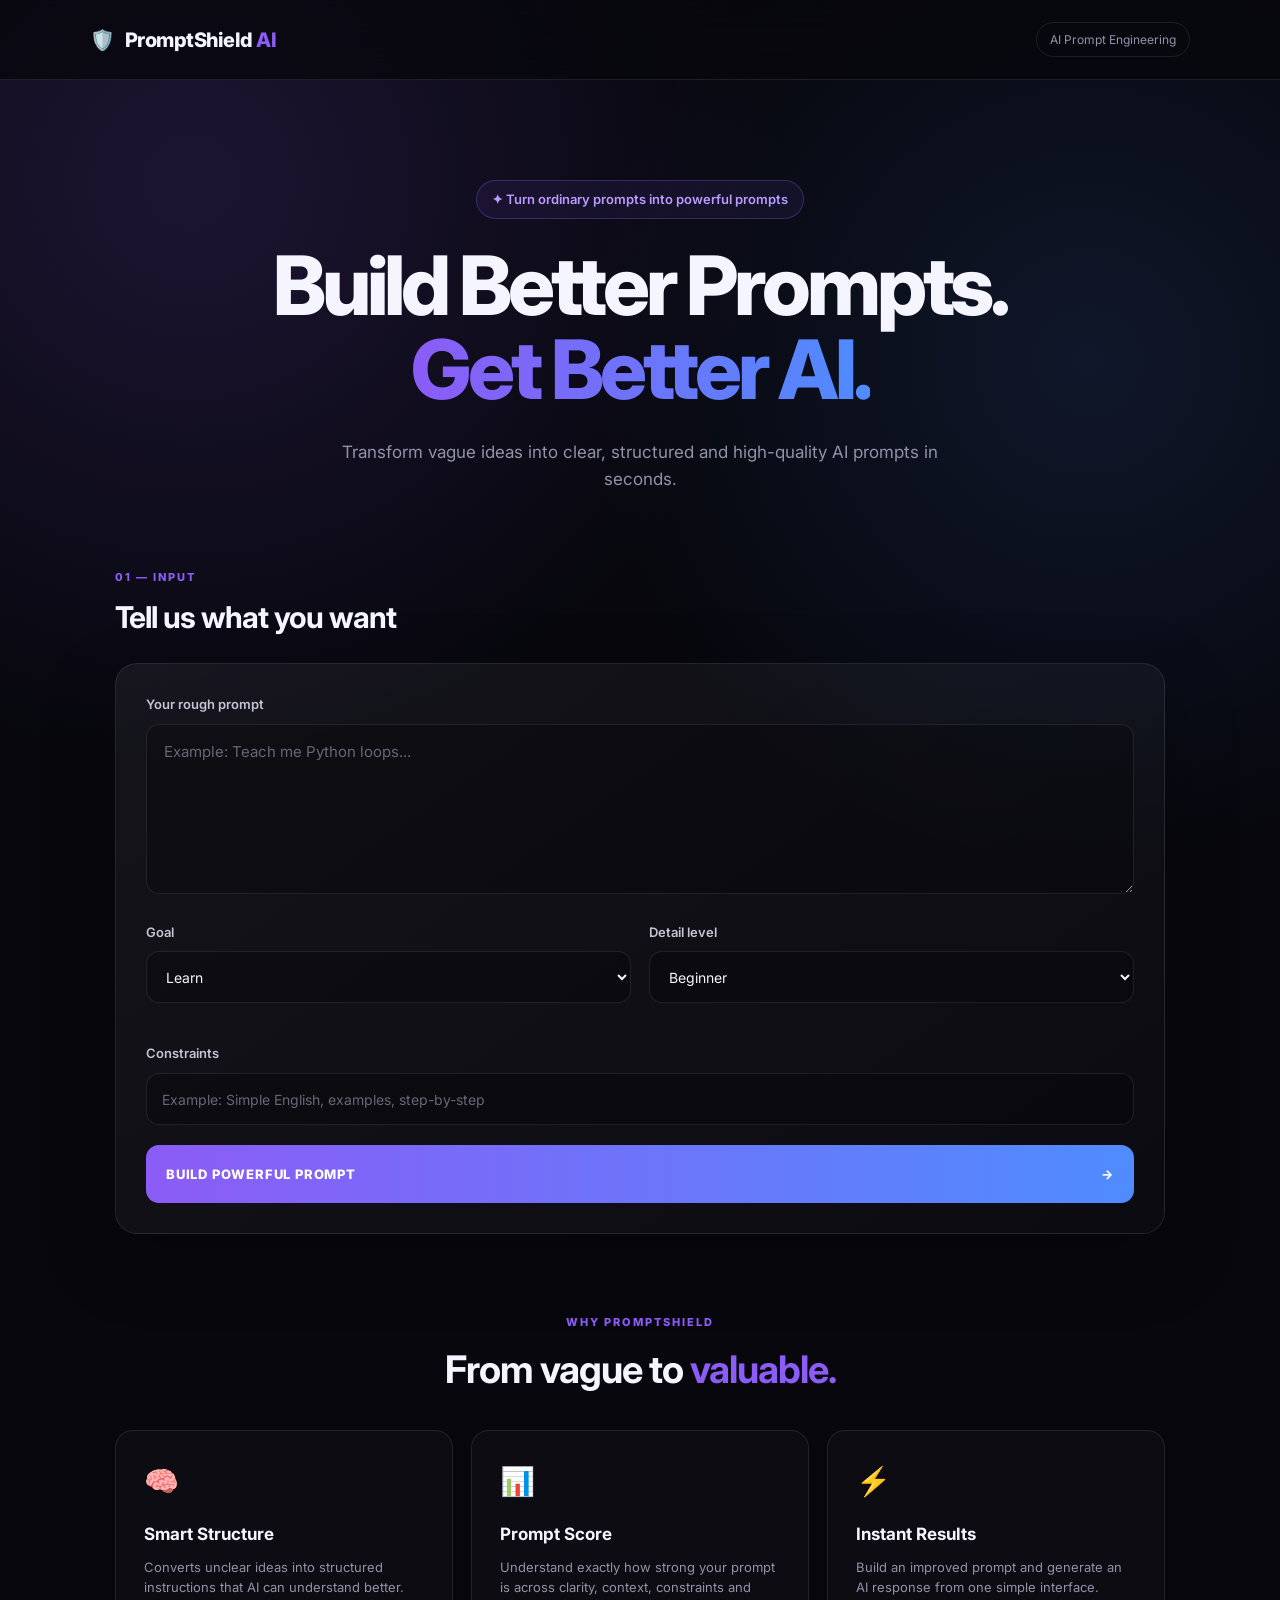
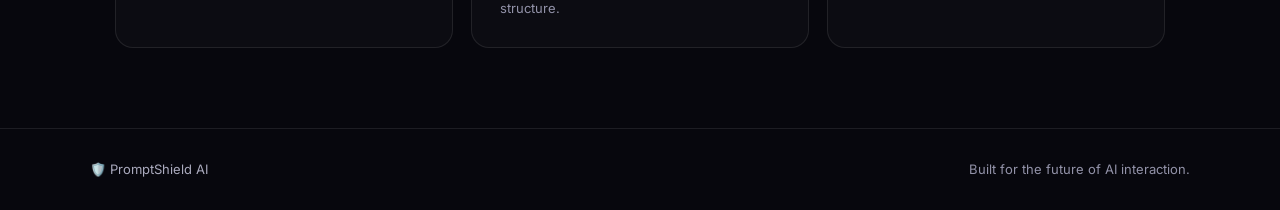
<file: index.html>
<!DOCTYPE html>
<html lang="en">
<head>
  <meta charset="UTF-8">
  <meta name="viewport" content="width=device-width, initial-scale=1.0">

  <title>PromptShield AI</title>

  <link rel="stylesheet" href="style.css">
</head>

<body>

  <header class="navbar">
    <div class="logo">
      <span class="logo-icon">🛡️</span>
      PromptShield <span>AI</span>
    </div>

    <div class="nav-badge">
      AI Prompt Engineering
    </div>
  </header>


  <main>

    <!-- HERO SECTION -->
    <section class="hero">

      <div class="hero-badge">
        ✦ Turn ordinary prompts into powerful prompts
      </div>

      <h1>
        Build Better Prompts.<br>
        <span>Get Better AI.</span>
      </h1>

      <p>
        Transform vague ideas into clear, structured and
        high-quality AI prompts in seconds.
      </p>

    </section>


    <!-- PROMPT BUILDER -->
    <section class="builder-section">

      <div class="section-heading">
        <div>
          <span class="small-label">01 — INPUT</span>
          <h2>Tell us what you want</h2>
        </div>
      </div>


      <div class="builder-card">

        <label for="userPrompt">
          Your rough prompt
        </label>

        <textarea
          id="userPrompt"
          placeholder="Example: Teach me Python loops..."
        ></textarea>


        <div class="options-grid">

          <div class="input-group">
            <label for="goal">
              Goal
            </label>

            <select id="goal">
              <option value="Learn">Learn</option>
              <option value="Create">Create</option>
              <option value="Solve">Solve</option>
              <option value="Analyze">Analyze</option>
              <option value="Explain">Explain</option>
              <option value="Plan">Plan</option>
            </select>
          </div>


          <div class="input-group">
            <label for="detail">
              Detail level
            </label>

            <select id="detail">
              <option value="Beginner">Beginner</option>
              <option value="Intermediate">Intermediate</option>
              <option value="Advanced">Advanced</option>
              <option value="Expert">Expert</option>
            </select>
          </div>

        </div>


        <div class="input-group">

          <label for="constraints">
            Constraints
          </label>

          <input
            type="text"
            id="constraints"
            placeholder="Example: Simple English, examples, step-by-step"
          >

        </div>


        <button id="buildPromptBtn" class="primary-btn">
          <span>BUILD POWERFUL PROMPT</span>
          <span>→</span>
        </button>

      </div>

    </section>


    <!-- SCORE SECTION -->
    <section id="scoreSection" class="result-section hidden">

      <div class="section-heading">

        <div>
          <span class="small-label">02 — ANALYSIS</span>
          <h2>Prompt Score</h2>
        </div>

      </div>


      <div class="score-card">

        <div class="score-main">

          <div class="score-circle">
            <span id="scoreValue">0</span>
            <small>/100</small>
          </div>

          <div>
            <h3 id="scoreTitle">
              Prompt Analysis
            </h3>

            <p id="scoreMessage">
              Your prompt has been analyzed.
            </p>
          </div>

        </div>


        <div class="score-bars">

          <div class="score-item">
            <div>
              <span>Clarity</span>
              <strong id="clarityScore">0</strong>
            </div>

            <div class="progress">
              <div id="clarityBar"></div>
            </div>
          </div>


          <div class="score-item">
            <div>
              <span>Context</span>
              <strong id="contextScore">0</strong>
            </div>

            <div class="progress">
              <div id="contextBar"></div>
            </div>
          </div>


          <div class="score-item">
            <div>
              <span>Constraints</span>
              <strong id="constraintScore">0</strong>
            </div>

            <div class="progress">
              <div id="constraintBar"></div>
            </div>
          </div>


          <div class="score-item">
            <div>
              <span>Structure</span>
              <strong id="structureScore">0</strong>
            </div>

            <div class="progress">
              <div id="structureBar"></div>
            </div>
          </div>

        </div>

      </div>

    </section>


    <!-- OPTIMIZED PROMPT -->
    <section id="optimizedSection" class="result-section hidden">

      <div class="section-heading">

        <div>
          <span class="small-label">03 — OPTIMIZATION</span>
          <h2>Your optimized prompt</h2>
        </div>

        <button id="copyBtn" class="secondary-btn">
          COPY PROMPT
        </button>

      </div>


      <div class="prompt-output">

        <div class="output-header">
          <span class="status-dot"></span>
          PROMPTSHIELD OPTIMIZED
        </div>

        <pre id="optimizedPrompt"></pre>

      </div>


      <button id="generateBtn" class="primary-btn generate-btn">
        <span>GENERATE AI RESPONSE</span>
        <span>✦</span>
      </button>

    </section>


    <!-- AI RESPONSE -->
    <section id="responseSection" class="result-section hidden">

      <div class="section-heading">

        <div>
          <span class="small-label">04 — AI OUTPUT</span>
          <h2>AI Response</h2>
        </div>

      </div>


      <div class="response-card">

        <div class="response-header">
          <span class="status-dot"></span>
          PROMPTSHIELD AI
        </div>

        <div id="aiResponse">
          Your AI response will appear here.
        </div>

      </div>

    </section>


    <!-- FEATURES -->
    <section class="features-section">

      <div class="section-heading centered">

        <span class="small-label">
          WHY PROMPTSHIELD
        </span>

        <h2>
          From vague to <span>valuable.</span>
        </h2>

      </div>


      <div class="features-grid">

        <div class="feature-card">

          <div class="feature-icon">🧠</div>

          <h3>Smart Structure</h3>

          <p>
            Converts unclear ideas into structured
            instructions that AI can understand better.
          </p>

        </div>


        <div class="feature-card">

          <div class="feature-icon">📊</div>

          <h3>Prompt Score</h3>

          <p>
            Understand exactly how strong your prompt is
            across clarity, context, constraints and structure.
          </p>

        </div>


        <div class="feature-card">

          <div class="feature-icon">⚡</div>

          <h3>Instant Results</h3>

          <p>
            Build an improved prompt and generate an AI
            response from one simple interface.
          </p>

        </div>

      </div>

    </section>

  </main>


  <footer>

    <div>
      🛡️ PromptShield AI
    </div>

    <p>
      Built for the future of AI interaction.
    </p>

  </footer>


  <script src="script.js"></script>

</body>
</html>
</file>
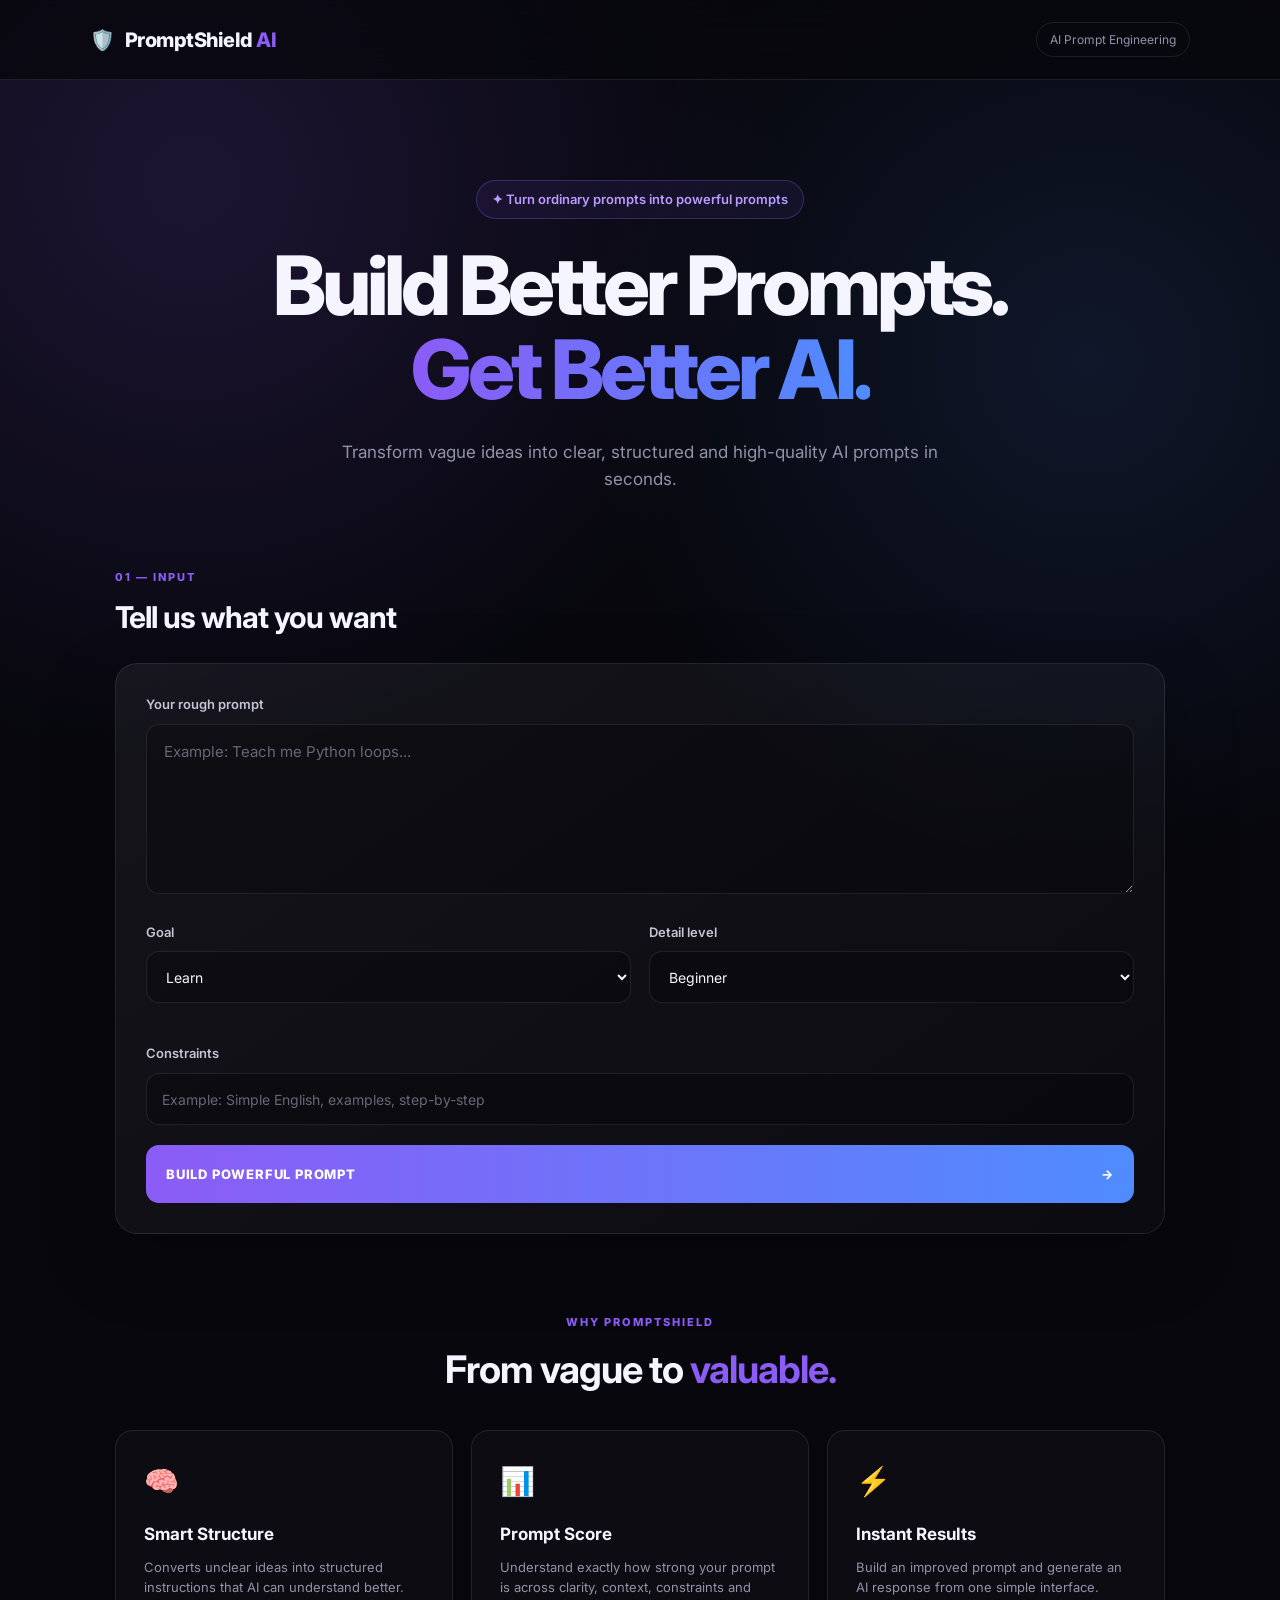
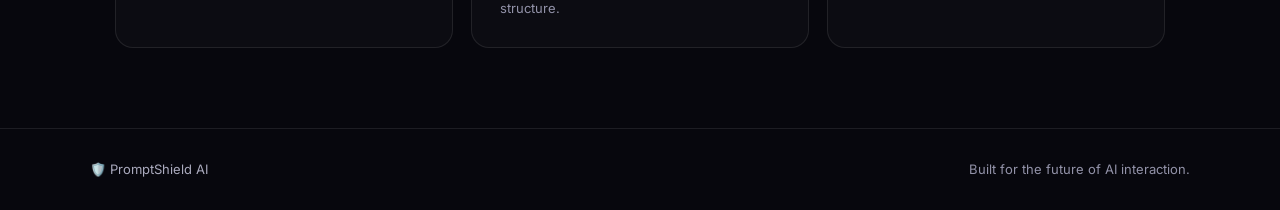
<file: public/index.html>
<!DOCTYPE html>
<html lang="en">
<head>
  <meta charset="UTF-8">
  <meta name="viewport" content="width=device-width, initial-scale=1.0">

  <title>LifeBridge AI</title>

  <link rel="stylesheet" href="style.css">
</head>

<body>

  <header class="navbar">
    <div class="logo">
      <span class="logo-icon">🛡️</span>
      PromptShield <span>AI</span>
    </div>

    <div class="nav-badge">
      AI Prompt Engineering
    </div>
  </header>


  <main>

    <!-- HERO SECTION -->
    <section class="hero">

      <div class="hero-badge">
        ✦ Turn ordinary prompts into powerful prompts
      </div>

      <h1>
        Build Better Prompts.<br>
        <span>Get Better AI.</span>
      </h1>

      <p>
        Transform vague ideas into clear, structured and
        high-quality AI prompts in seconds.
      </p>

    </section>


    <!-- PROMPT BUILDER -->
    <section class="builder-section">

      <div class="section-heading">
        <div>
          <span class="small-label">01 — INPUT</span>
          <h2>Tell us what you want</h2>
        </div>
      </div>


      <div class="builder-card">

        <label for="userPrompt">
          Your rough prompt
        </label>

        <textarea
          id="userPrompt"
          placeholder="Example: Teach me Python loops..."
        ></textarea>


        <div class="options-grid">

          <div class="input-group">
            <label for="goal">
              Goal
            </label>

            <select id="goal">
              <option value="Learn">Learn</option>
              <option value="Create">Create</option>
              <option value="Solve">Solve</option>
              <option value="Analyze">Analyze</option>
              <option value="Explain">Explain</option>
              <option value="Plan">Plan</option>
            </select>
          </div>


          <div class="input-group">
            <label for="detail">
              Detail level
            </label>

            <select id="detail">
              <option value="Beginner">Beginner</option>
              <option value="Intermediate">Intermediate</option>
              <option value="Advanced">Advanced</option>
              <option value="Expert">Expert</option>
            </select>
          </div>

        </div>


        <div class="input-group">

          <label for="constraints">
            Constraints
          </label>

          <input
            type="text"
            id="constraints"
            placeholder="Example: Simple English, examples, step-by-step"
          >

        </div>


        <button id="buildPromptBtn" class="primary-btn">
          <span>BUILD POWERFUL PROMPT</span>
          <span>→</span>
        </button>

      </div>

    </section>


    <!-- SCORE SECTION -->
    <section id="scoreSection" class="result-section hidden">

      <div class="section-heading">

        <div>
          <span class="small-label">02 — ANALYSIS</span>
          <h2>Prompt Score</h2>
        </div>

      </div>


      <div class="score-card">

        <div class="score-main">

          <div class="score-circle">
            <span id="scoreValue">0</span>
            <small>/100</small>
          </div>

          <div>
            <h3 id="scoreTitle">
              Prompt Analysis
            </h3>

            <p id="scoreMessage">
              Your prompt has been analyzed.
            </p>
          </div>

        </div>


        <div class="score-bars">

          <div class="score-item">
            <div>
              <span>Clarity</span>
              <strong id="clarityScore">0</strong>
            </div>

            <div class="progress">
              <div id="clarityBar"></div>
            </div>
          </div>


          <div class="score-item">
            <div>
              <span>Context</span>
              <strong id="contextScore">0</strong>
            </div>

            <div class="progress">
              <div id="contextBar"></div>
            </div>
          </div>


          <div class="score-item">
            <div>
              <span>Constraints</span>
              <strong id="constraintScore">0</strong>
            </div>

            <div class="progress">
              <div id="constraintBar"></div>
            </div>
          </div>


          <div class="score-item">
            <div>
              <span>Structure</span>
              <strong id="structureScore">0</strong>
            </div>

            <div class="progress">
              <div id="structureBar"></div>
            </div>
          </div>

        </div>

      </div>

    </section>


    <!-- OPTIMIZED PROMPT -->
    <section id="optimizedSection" class="result-section hidden">

      <div class="section-heading">

        <div>
          <span class="small-label">03 — OPTIMIZATION</span>
          <h2>Your optimized prompt</h2>
        </div>

        <button id="copyBtn" class="secondary-btn">
          COPY PROMPT
        </button>

      </div>


      <div class="prompt-output">

        <div class="output-header">
          <span class="status-dot"></span>
          PROMPTSHIELD OPTIMIZED
        </div>

        <pre id="optimizedPrompt"></pre>

      </div>


      <button id="generateBtn" class="primary-btn generate-btn">
        <span>GENERATE AI RESPONSE</span>
        <span>✦</span>
      </button>

    </section>


    <!-- AI RESPONSE -->
    <section id="responseSection" class="result-section hidden">

      <div class="section-heading">

        <div>
          <span class="small-label">04 — AI OUTPUT</span>
          <h2>AI Response</h2>
        </div>

      </div>


      <div class="response-card">

        <div class="response-header">
          <span class="status-dot"></span>
          PROMPTSHIELD AI
        </div>

        <div id="aiResponse">
          Your AI response will appear here.
        </div>

      </div>

    </section>


    <!-- FEATURES -->
    <section class="features-section">

      <div class="section-heading centered">

        <span class="small-label">
          WHY PROMPTSHIELD
        </span>

        <h2>
          From vague to <span>valuable.</span>
        </h2>

      </div>


      <div class="features-grid">

        <div class="feature-card">

          <div class="feature-icon">🧠</div>

          <h3>Smart Structure</h3>

          <p>
            Converts unclear ideas into structured
            instructions that AI can understand better.
          </p>

        </div>


        <div class="feature-card">

          <div class="feature-icon">📊</div>

          <h3>Prompt Score</h3>

          <p>
            Understand exactly how strong your prompt is
            across clarity, context, constraints and structure.
          </p>

        </div>


        <div class="feature-card">

          <div class="feature-icon">⚡</div>

          <h3>Instant Results</h3>

          <p>
            Build an improved prompt and generate an AI
            response from one simple interface.
          </p>

        </div>

      </div>

    </section>

  </main>


  <footer>

    <div>
      🛡️ PromptShield AI
    </div>

    <p>
      Built for the future of AI interaction.
    </p>

  </footer>


  <script src="script.js"></script>

</body>
</html>
</file>
<file: style.css>
@import url('https://fonts.googleapis.com/css2?family=Inter:wght@400;500;600;700;800&display=swap');

* {
  margin: 0;
  padding: 0;
  box-sizing: border-box;
}

:root {
  --bg: #07070d;
  --card: #10101a;
  --card-light: #151522;
  --border: rgba(255, 255, 255, 0.09);
  --text: #f5f5ff;
  --muted: #9292a8;
  --purple: #8b5cf6;
  --blue: #4f8cff;
  --green: #43e6a1;
}

html {
  scroll-behavior: smooth;
}

body {
  font-family: 'Inter', sans-serif;
  background:
    radial-gradient(circle at 15% 10%, rgba(139, 92, 246, 0.16), transparent 30%),
    radial-gradient(circle at 85% 20%, rgba(79, 140, 255, 0.12), transparent 28%),
    var(--bg);
  color: var(--text);
  min-height: 100vh;
  line-height: 1.6;
}

button,
input,
textarea,
select {
  font-family: inherit;
}

button {
  cursor: pointer;
}

/* NAVBAR */

.navbar {
  width: 100%;
  padding: 22px 7%;
  display: flex;
  align-items: center;
  justify-content: space-between;
  border-bottom: 1px solid var(--border);
  background: rgba(7, 7, 13, 0.75);
  backdrop-filter: blur(20px);
  position: sticky;
  top: 0;
  z-index: 100;
}

.logo {
  font-size: 20px;
  font-weight: 800;
  letter-spacing: -0.5px;
}

.logo span:last-child {
  color: var(--purple);
}

.logo-icon {
  margin-right: 7px;
}

.nav-badge {
  font-size: 12px;
  color: var(--muted);
  border: 1px solid var(--border);
  padding: 7px 13px;
  border-radius: 30px;
}

/* HERO */

.hero {
  max-width: 950px;
  margin: 0 auto;
  padding: 100px 25px 75px;
  text-align: center;
}

.hero-badge {
  display: inline-block;
  padding: 8px 15px;
  border: 1px solid rgba(139, 92, 246, 0.3);
  background: rgba(139, 92, 246, 0.08);
  color: #b99cff;
  border-radius: 30px;
  font-size: 13px;
  font-weight: 600;
  margin-bottom: 25px;
}

.hero h1 {
  font-size: clamp(46px, 7vw, 82px);
  line-height: 1.02;
  letter-spacing: -4px;
  font-weight: 800;
}

.hero h1 span {
  background: linear-gradient(90deg, var(--purple), var(--blue));
  -webkit-background-clip: text;
  background-clip: text;
  color: transparent;
}

.hero p {
  max-width: 650px;
  margin: 28px auto 0;
  color: var(--muted);
  font-size: 17px;
}

/* COMMON SECTIONS */

.builder-section,
.result-section,
.features-section {
  width: min(1050px, 90%);
  margin: 0 auto 80px;
}

.section-heading {
  display: flex;
  align-items: end;
  justify-content: space-between;
  gap: 20px;
  margin-bottom: 22px;
}

.section-heading h2 {
  font-size: 30px;
  letter-spacing: -1px;
}

.small-label {
  display: block;
  color: var(--purple);
  font-size: 11px;
  font-weight: 800;
  letter-spacing: 2px;
  margin-bottom: 7px;
}

/* BUILDER */

.builder-card,
.score-card,
.prompt-output,
.response-card {
  background: linear-gradient(
    145deg,
    rgba(255, 255, 255, 0.055),
    rgba(255, 255, 255, 0.018)
  );
  border: 1px solid var(--border);
  border-radius: 22px;
  padding: 30px;
  box-shadow: 0 25px 70px rgba(0, 0, 0, 0.25);
}

label {
  display: block;
  font-size: 13px;
  color: #c4c4d5;
  font-weight: 600;
  margin-bottom: 9px;
}

textarea,
input,
select {
  width: 100%;
  color: var(--text);
  background: rgba(0, 0, 0, 0.25);
  border: 1px solid var(--border);
  border-radius: 13px;
  outline: none;
  transition: 0.25s ease;
}

textarea {
  min-height: 170px;
  resize: vertical;
  padding: 17px;
  font-size: 15px;
}

input,
select {
  height: 52px;
  padding: 0 15px;
  font-size: 14px;
}

select {
  appearance: auto;
}

textarea::placeholder,
input::placeholder {
  color: #666679;
}

textarea:focus,
input:focus,
select:focus {
  border-color: rgba(139, 92, 246, 0.65);
  box-shadow: 0 0 0 4px rgba(139, 92, 246, 0.08);
}

.options-grid {
  display: grid;
  grid-template-columns: 1fr 1fr;
  gap: 18px;
  margin: 20px 0;
}

.input-group {
  margin-bottom: 20px;
}

/* BUTTONS */

.primary-btn {
  width: 100%;
  height: 58px;
  border: none;
  border-radius: 13px;
  color: white;
  font-size: 13px;
  font-weight: 800;
  letter-spacing: 0.8px;
  background: linear-gradient(90deg, var(--purple), var(--blue));
  display: flex;
  align-items: center;
  justify-content: space-between;
  padding: 0 20px;
  transition: 0.25s ease;
}

.primary-btn:hover {
  transform: translateY(-2px);
  box-shadow: 0 15px 35px rgba(79, 140, 255, 0.2);
}

.secondary-btn {
  border: 1px solid var(--border);
  background: rgba(255, 255, 255, 0.04);
  color: #ddddec;
  padding: 11px 15px;
  border-radius: 10px;
  font-size: 11px;
  font-weight: 800;
}

.secondary-btn:hover {
  background: rgba(255, 255, 255, 0.08);
}

/* SCORE */

.score-main {
  display: flex;
  align-items: center;
  gap: 25px;
  margin-bottom: 35px;
}

.score-circle {
  min-width: 125px;
  height: 125px;
  border-radius: 50%;
  border: 8px solid rgba(139, 92, 246, 0.2);
  display: flex;
  align-items: center;
  justify-content: center;
  flex-direction: column;
  background: rgba(139, 92, 246, 0.06);
}

.score-circle span {
  font-size: 37px;
  font-weight: 800;
}

.score-circle small {
  color: var(--muted);
  font-size: 12px;
}

.score-main h3 {
  font-size: 22px;
  margin-bottom: 5px;
}

.score-main p {
  color: var(--muted);
  font-size: 14px;
}

.score-bars {
  display: grid;
  grid-template-columns: 1fr 1fr;
  gap: 25px;
}

.score-item > div:first-child {
  display: flex;
  justify-content: space-between;
  font-size: 13px;
  margin-bottom: 8px;
}

.score-item strong {
  color: var(--purple);
}

.progress {
  height: 7px;
  background: rgba(255, 255, 255, 0.07);
  border-radius: 20px;
  overflow: hidden;
}

.progress div {
  height: 100%;
  width: 0;
  border-radius: inherit;
  background: linear-gradient(90deg, var(--purple), var(--blue));
  transition: width 1s ease;
}

/* PROMPT OUTPUT */

.prompt-output {
  padding: 0;
  overflow: hidden;
}

.output-header,
.response-header {
  padding: 14px 20px;
  border-bottom: 1px solid var(--border);
  color: #aaaabd;
  font-size: 11px;
  font-weight: 800;
  letter-spacing: 1px;
}

.status-dot {
  width: 7px;
  height: 7px;
  background: var(--green);
  display: inline-block;
  border-radius: 50%;
  margin-right: 7px;
  box-shadow: 0 0 10px rgba(67, 230, 161, 0.7);
}

#optimizedPrompt {
  padding: 25px;
  white-space: pre-wrap;
  word-wrap: break-word;
  color: #d9d9e7;
  font-family: 'Inter', sans-serif;
  font-size: 14px;
  line-height: 1.8;
  min-height: 280px;
}

.generate-btn {
  margin-top: 18px;
}

/* RESPONSE */

.response-card {
  padding: 0;
  overflow: hidden;
}

#aiResponse {
  padding: 28px;
  min-height: 180px;
  color: #d8d8e6;
  white-space: pre-wrap;
  font-size: 15px;
  line-height: 1.8;
}

/* FEATURES */

.centered {
  display: block;
  text-align: center;
}

.centered h2 {
  font-size: 38px;
}

.centered h2 span {
  color: var(--purple);
}

.features-grid {
  display: grid;
  grid-template-columns: repeat(3, 1fr);
  gap: 18px;
  margin-top: 30px;
}

.feature-card {
  padding: 28px;
  border: 1px solid var(--border);
  background: rgba(255, 255, 255, 0.025);
  border-radius: 18px;
  transition: 0.25s ease;
}

.feature-card:hover {
  transform: translateY(-4px);
  border-color: rgba(139, 92, 246, 0.35);
}

.feature-icon {
  font-size: 28px;
  margin-bottom: 18px;
}

.feature-card h3 {
  font-size: 17px;
  margin-bottom: 8px;
}

.feature-card p {
  color: var(--muted);
  font-size: 13px;
}

/* FOOTER */

footer {
  border-top: 1px solid var(--border);
  padding: 30px 7%;
  display: flex;
  align-items: center;
  justify-content: space-between;
  color: #aaaabd;
  font-size: 13px;
}

footer p {
  color: var(--muted);
}

/* HIDDEN */

.hidden {
  display: none;
}

/* RESPONSIVE */

@media (max-width: 750px) {
  .navbar {
    padding: 18px 5%;
  }

  .nav-badge {
    display: none;
  }

  .hero {
    padding: 75px 20px 60px;
  }

  .hero h1 {
    letter-spacing: -2px;
  }

  .builder-section,
  .result-section,
  .features-section {
    width: 92%;
  }

  .builder-card,
  .score-card {
    padding: 20px;
  }

  .options-grid,
  .score-bars,
  .features-grid {
    grid-template-columns: 1fr;
  }

  .section-heading {
    align-items: flex-start;
    flex-direction: column;
  }

  .score-main {
    align-items: flex-start;
    flex-direction: column;
  }

  footer {
    flex-direction: column;
    gap: 10px;
  }
}
</file>
<file: public/style.css>
@import url('https://fonts.googleapis.com/css2?family=Inter:wght@400;500;600;700;800&display=swap');

* {
  margin: 0;
  padding: 0;
  box-sizing: border-box;
}

:root {
  --bg: #07070d;
  --card: #10101a;
  --card-light: #151522;
  --border: rgba(255, 255, 255, 0.09);
  --text: #f5f5ff;
  --muted: #9292a8;
  --purple: #8b5cf6;
  --blue: #4f8cff;
  --green: #43e6a1;
}

html {
  scroll-behavior: smooth;
}

body {
  font-family: 'Inter', sans-serif;
  background:
    radial-gradient(circle at 15% 10%, rgba(139, 92, 246, 0.16), transparent 30%),
    radial-gradient(circle at 85% 20%, rgba(79, 140, 255, 0.12), transparent 28%),
    var(--bg);
  color: var(--text);
  min-height: 100vh;
  line-height: 1.6;
}

button,
input,
textarea,
select {
  font-family: inherit;
}

button {
  cursor: pointer;
}

/* NAVBAR */

.navbar {
  width: 100%;
  padding: 22px 7%;
  display: flex;
  align-items: center;
  justify-content: space-between;
  border-bottom: 1px solid var(--border);
  background: rgba(7, 7, 13, 0.75);
  backdrop-filter: blur(20px);
  position: sticky;
  top: 0;
  z-index: 100;
}

.logo {
  font-size: 20px;
  font-weight: 800;
  letter-spacing: -0.5px;
}

.logo span:last-child {
  color: var(--purple);
}

.logo-icon {
  margin-right: 7px;
}

.nav-badge {
  font-size: 12px;
  color: var(--muted);
  border: 1px solid var(--border);
  padding: 7px 13px;
  border-radius: 30px;
}

/* HERO */

.hero {
  max-width: 950px;
  margin: 0 auto;
  padding: 100px 25px 75px;
  text-align: center;
}

.hero-badge {
  display: inline-block;
  padding: 8px 15px;
  border: 1px solid rgba(139, 92, 246, 0.3);
  background: rgba(139, 92, 246, 0.08);
  color: #b99cff;
  border-radius: 30px;
  font-size: 13px;
  font-weight: 600;
  margin-bottom: 25px;
}

.hero h1 {
  font-size: clamp(46px, 7vw, 82px);
  line-height: 1.02;
  letter-spacing: -4px;
  font-weight: 800;
}

.hero h1 span {
  background: linear-gradient(90deg, var(--purple), var(--blue));
  -webkit-background-clip: text;
  background-clip: text;
  color: transparent;
}

.hero p {
  max-width: 650px;
  margin: 28px auto 0;
  color: var(--muted);
  font-size: 17px;
}

/* COMMON SECTIONS */

.builder-section,
.result-section,
.features-section {
  width: min(1050px, 90%);
  margin: 0 auto 80px;
}

.section-heading {
  display: flex;
  align-items: end;
  justify-content: space-between;
  gap: 20px;
  margin-bottom: 22px;
}

.section-heading h2 {
  font-size: 30px;
  letter-spacing: -1px;
}

.small-label {
  display: block;
  color: var(--purple);
  font-size: 11px;
  font-weight: 800;
  letter-spacing: 2px;
  margin-bottom: 7px;
}

/* BUILDER */

.builder-card,
.score-card,
.prompt-output,
.response-card {
  background: linear-gradient(
    145deg,
    rgba(255, 255, 255, 0.055),
    rgba(255, 255, 255, 0.018)
  );
  border: 1px solid var(--border);
  border-radius: 22px;
  padding: 30px;
  box-shadow: 0 25px 70px rgba(0, 0, 0, 0.25);
}

label {
  display: block;
  font-size: 13px;
  color: #c4c4d5;
  font-weight: 600;
  margin-bottom: 9px;
}

textarea,
input,
select {
  width: 100%;
  color: var(--text);
  background: rgba(0, 0, 0, 0.25);
  border: 1px solid var(--border);
  border-radius: 13px;
  outline: none;
  transition: 0.25s ease;
}

textarea {
  min-height: 170px;
  resize: vertical;
  padding: 17px;
  font-size: 15px;
}

input,
select {
  height: 52px;
  padding: 0 15px;
  font-size: 14px;
}

select {
  appearance: auto;
}

textarea::placeholder,
input::placeholder {
  color: #666679;
}

textarea:focus,
input:focus,
select:focus {
  border-color: rgba(139, 92, 246, 0.65);
  box-shadow: 0 0 0 4px rgba(139, 92, 246, 0.08);
}

.options-grid {
  display: grid;
  grid-template-columns: 1fr 1fr;
  gap: 18px;
  margin: 20px 0;
}

.input-group {
  margin-bottom: 20px;
}

/* BUTTONS */

.primary-btn {
  width: 100%;
  height: 58px;
  border: none;
  border-radius: 13px;
  color: white;
  font-size: 13px;
  font-weight: 800;
  letter-spacing: 0.8px;
  background: linear-gradient(90deg, var(--purple), var(--blue));
  display: flex;
  align-items: center;
  justify-content: space-between;
  padding: 0 20px;
  transition: 0.25s ease;
}

.primary-btn:hover {
  transform: translateY(-2px);
  box-shadow: 0 15px 35px rgba(79, 140, 255, 0.2);
}

.secondary-btn {
  border: 1px solid var(--border);
  background: rgba(255, 255, 255, 0.04);
  color: #ddddec;
  padding: 11px 15px;
  border-radius: 10px;
  font-size: 11px;
  font-weight: 800;
}

.secondary-btn:hover {
  background: rgba(255, 255, 255, 0.08);
}

/* SCORE */

.score-main {
  display: flex;
  align-items: center;
  gap: 25px;
  margin-bottom: 35px;
}

.score-circle {
  min-width: 125px;
  height: 125px;
  border-radius: 50%;
  border: 8px solid rgba(139, 92, 246, 0.2);
  display: flex;
  align-items: center;
  justify-content: center;
  flex-direction: column;
  background: rgba(139, 92, 246, 0.06);
}

.score-circle span {
  font-size: 37px;
  font-weight: 800;
}

.score-circle small {
  color: var(--muted);
  font-size: 12px;
}

.score-main h3 {
  font-size: 22px;
  margin-bottom: 5px;
}

.score-main p {
  color: var(--muted);
  font-size: 14px;
}

.score-bars {
  display: grid;
  grid-template-columns: 1fr 1fr;
  gap: 25px;
}

.score-item > div:first-child {
  display: flex;
  justify-content: space-between;
  font-size: 13px;
  margin-bottom: 8px;
}

.score-item strong {
  color: var(--purple);
}

.progress {
  height: 7px;
  background: rgba(255, 255, 255, 0.07);
  border-radius: 20px;
  overflow: hidden;
}

.progress div {
  height: 100%;
  width: 0;
  border-radius: inherit;
  background: linear-gradient(90deg, var(--purple), var(--blue));
  transition: width 1s ease;
}

/* PROMPT OUTPUT */

.prompt-output {
  padding: 0;
  overflow: hidden;
}

.output-header,
.response-header {
  padding: 14px 20px;
  border-bottom: 1px solid var(--border);
  color: #aaaabd;
  font-size: 11px;
  font-weight: 800;
  letter-spacing: 1px;
}

.status-dot {
  width: 7px;
  height: 7px;
  background: var(--green);
  display: inline-block;
  border-radius: 50%;
  margin-right: 7px;
  box-shadow: 0 0 10px rgba(67, 230, 161, 0.7);
}

#optimizedPrompt {
  padding: 25px;
  white-space: pre-wrap;
  word-wrap: break-word;
  color: #d9d9e7;
  font-family: 'Inter', sans-serif;
  font-size: 14px;
  line-height: 1.8;
  min-height: 280px;
}

.generate-btn {
  margin-top: 18px;
}

/* RESPONSE */

.response-card {
  padding: 0;
  overflow: hidden;
}

#aiResponse {
  padding: 28px;
  min-height: 180px;
  color: #d8d8e6;
  white-space: pre-wrap;
  font-size: 15px;
  line-height: 1.8;
}

/* FEATURES */

.centered {
  display: block;
  text-align: center;
}

.centered h2 {
  font-size: 38px;
}

.centered h2 span {
  color: var(--purple);
}

.features-grid {
  display: grid;
  grid-template-columns: repeat(3, 1fr);
  gap: 18px;
  margin-top: 30px;
}

.feature-card {
  padding: 28px;
  border: 1px solid var(--border);
  background: rgba(255, 255, 255, 0.025);
  border-radius: 18px;
  transition: 0.25s ease;
}

.feature-card:hover {
  transform: translateY(-4px);
  border-color: rgba(139, 92, 246, 0.35);
}

.feature-icon {
  font-size: 28px;
  margin-bottom: 18px;
}

.feature-card h3 {
  font-size: 17px;
  margin-bottom: 8px;
}

.feature-card p {
  color: var(--muted);
  font-size: 13px;
}

/* FOOTER */

footer {
  border-top: 1px solid var(--border);
  padding: 30px 7%;
  display: flex;
  align-items: center;
  justify-content: space-between;
  color: #aaaabd;
  font-size: 13px;
}

footer p {
  color: var(--muted);
}

/* HIDDEN */

.hidden {
  display: none;
}

/* RESPONSIVE */

@media (max-width: 750px) {
  .navbar {
    padding: 18px 5%;
  }

  .nav-badge {
    display: none;
  }

  .hero {
    padding: 75px 20px 60px;
  }

  .hero h1 {
    letter-spacing: -2px;
  }

  .builder-section,
  .result-section,
  .features-section {
    width: 92%;
  }

  .builder-card,
  .score-card {
    padding: 20px;
  }

  .options-grid,
  .score-bars,
  .features-grid {
    grid-template-columns: 1fr;
  }

  .section-heading {
    align-items: flex-start;
    flex-direction: column;
  }

  .score-main {
    align-items: flex-start;
    flex-direction: column;
  }

  footer {
    flex-direction: column;
    gap: 10px;
  }
}
</file>
